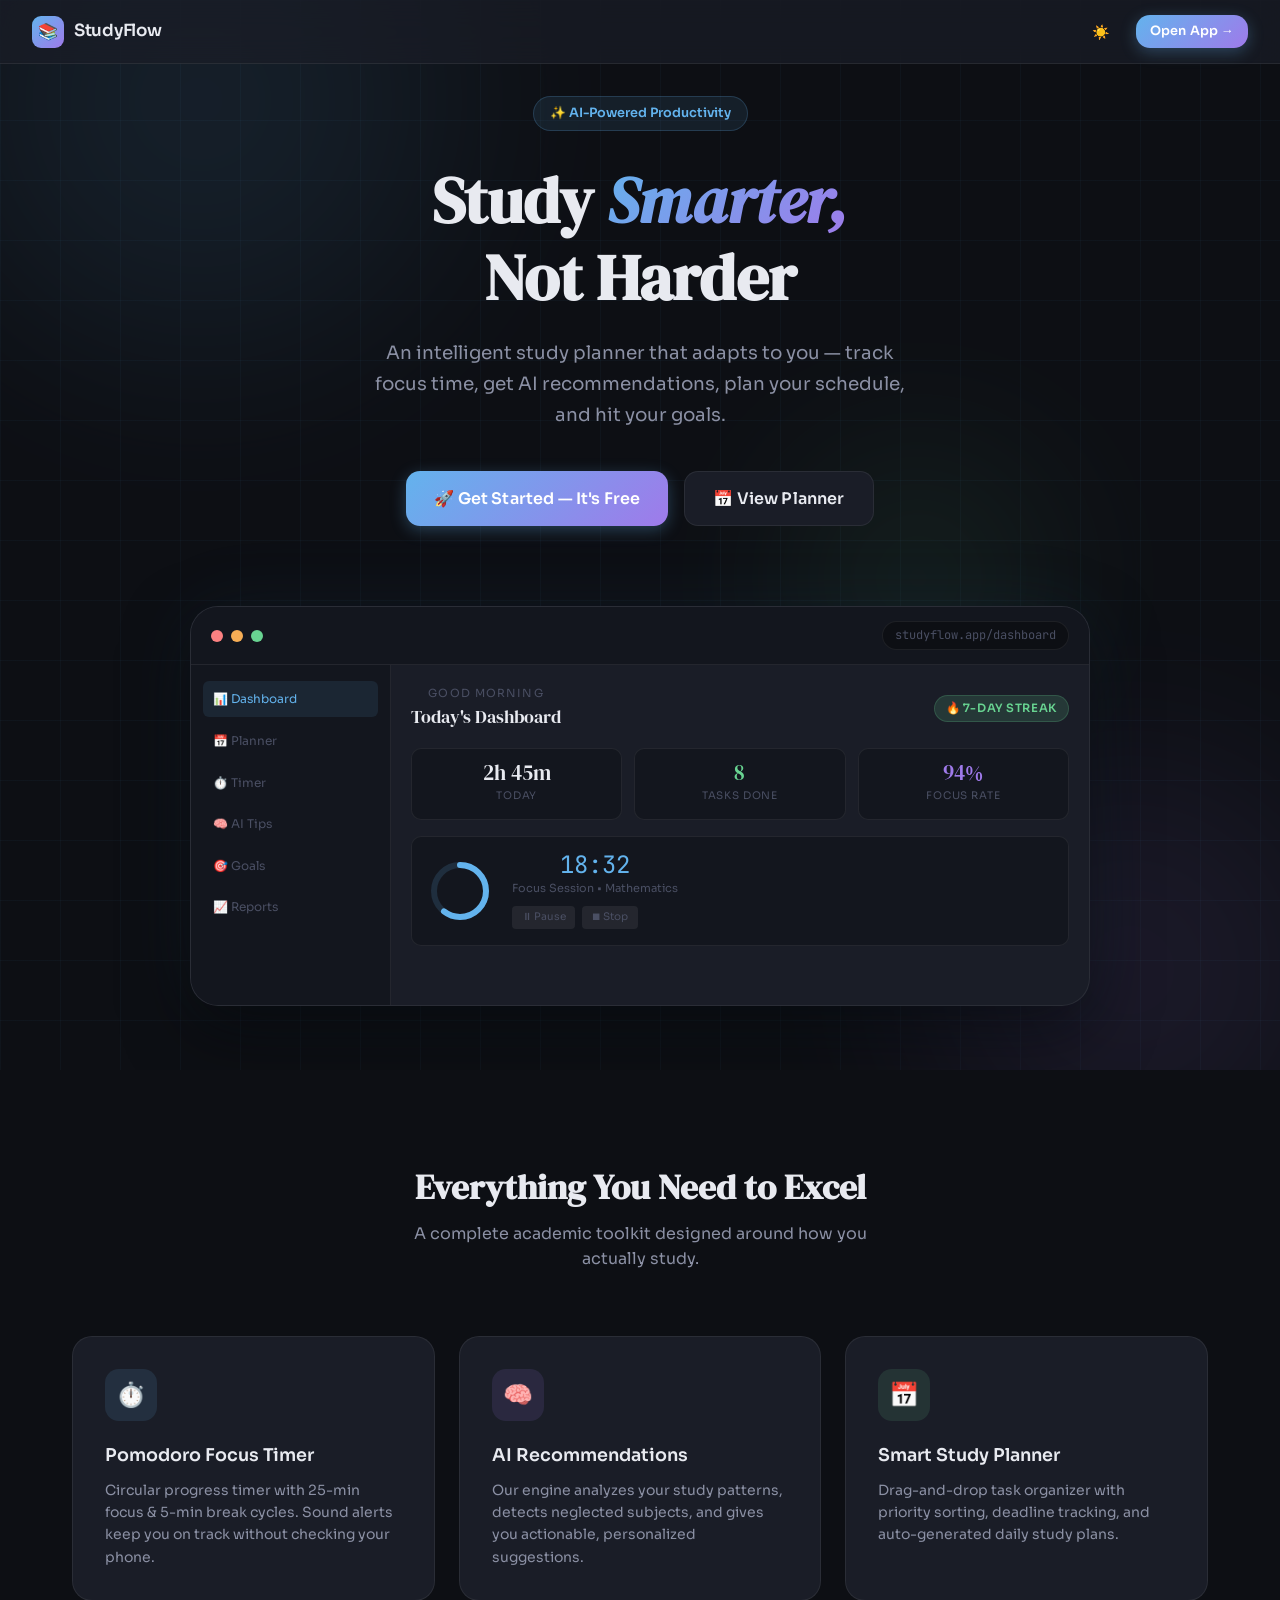
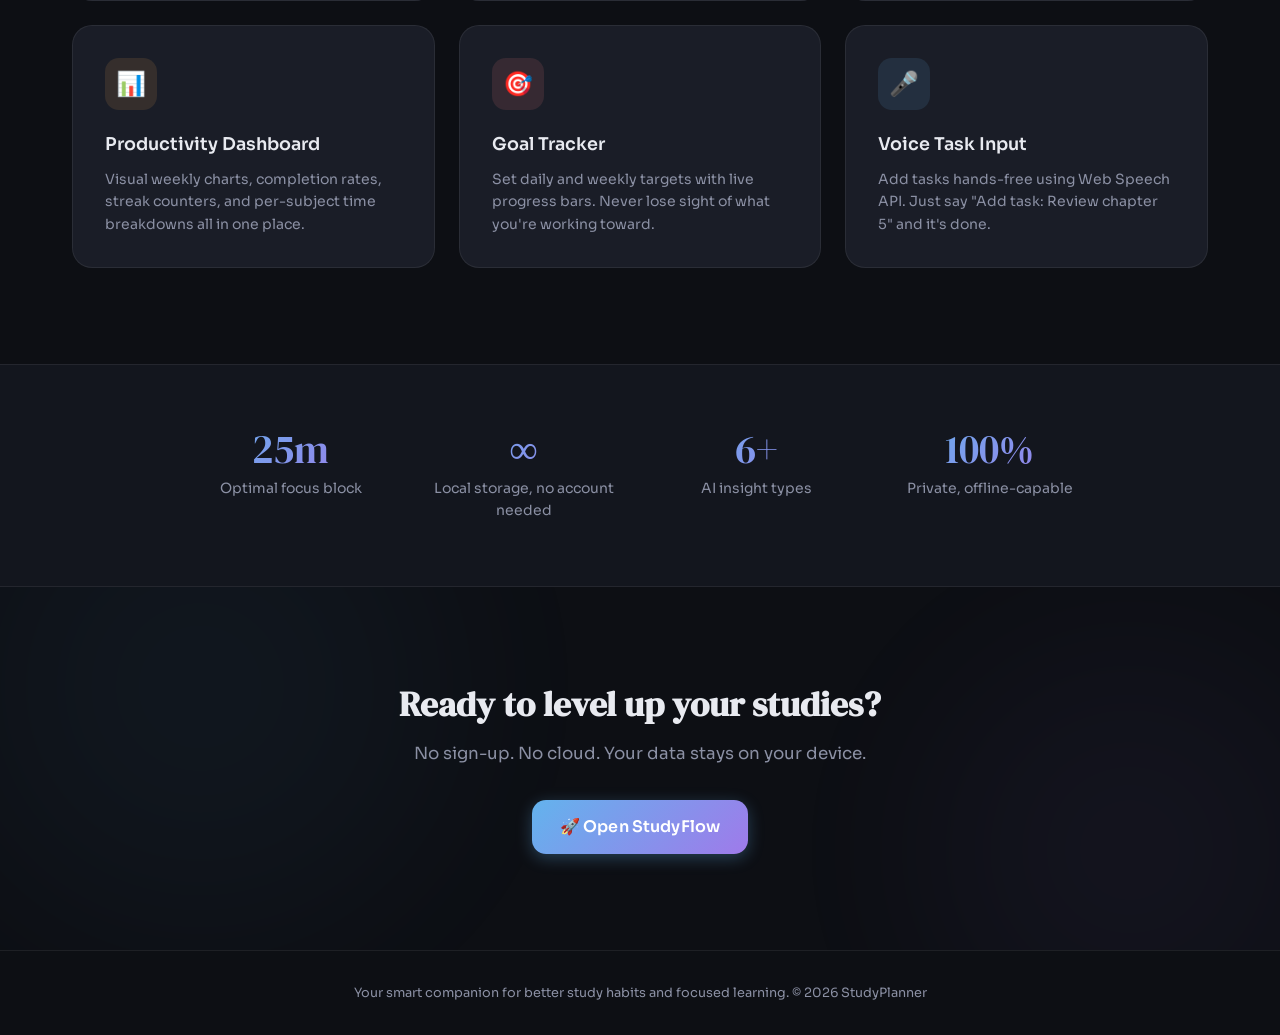
<file: index.html>
<!DOCTYPE html>
<html lang="en">
<head>
  <meta charset="UTF-8">
  <meta name="viewport" content="width=device-width, initial-scale=1.0">
  <title>StudyFlow — AI-Powered Study Planner</title>
  <link rel="stylesheet" href="style.css">
  <style>
    /* ─── Landing Page Styles ─── */
    body { overflow-x: hidden; }

    /* Hero */
    .hero {
      min-height: 100vh;
      display: flex;
      flex-direction: column;
      align-items: center;
      justify-content: center;
      text-align: center;
      padding: 6rem 2rem 4rem;
      position: relative;
      overflow: hidden;
    }

    .hero-bg {
      position: absolute;
      inset: 0;
      pointer-events: none;
      overflow: hidden;
    }

    .hero-orb {
      position: absolute;
      border-radius: 50%;
      filter: blur(80px);
      opacity: 0.12;
    }

    .orb-1 {
      width: 600px; height: 600px;
      background: radial-gradient(circle, #63b3ed, transparent);
      top: -200px; left: -100px;
      animation: float 8s ease-in-out infinite;
    }

    .orb-2 {
      width: 500px; height: 500px;
      background: radial-gradient(circle, #9f7aea, transparent);
      bottom: -150px; right: -100px;
      animation: float 10s ease-in-out infinite reverse;
    }

    .orb-3 {
      width: 300px; height: 300px;
      background: radial-gradient(circle, #68d391, transparent);
      top: 40%; left: 60%;
      animation: float 12s ease-in-out infinite;
    }

    /* Floating grid overlay */
    .hero-grid {
      position: absolute;
      inset: 0;
      background-image:
        linear-gradient(rgba(99,179,237,0.04) 1px, transparent 1px),
        linear-gradient(90deg, rgba(99,179,237,0.04) 1px, transparent 1px);
      background-size: 60px 60px;
    }

    .hero-content {
      position: relative;
      z-index: 1;
      max-width: 800px;
    }

    .hero-badge {
      display: inline-flex;
      align-items: center;
      gap: 0.5rem;
      padding: 0.4rem 1rem;
      background: rgba(99,179,237,0.1);
      border: 1px solid rgba(99,179,237,0.2);
      border-radius: 99px;
      font-size: 0.8rem;
      font-weight: 600;
      color: var(--accent);
      margin-bottom: 2rem;
      animation: fadeInUp 0.6s ease forwards;
    }

    .hero h1 {
      margin-bottom: 1.25rem;
      animation: fadeInUp 0.6s 0.1s ease forwards;
      opacity: 0;
    }

    .hero h1 em {
      font-style: italic;
      background: var(--gradient-accent);
      -webkit-background-clip: text;
      -webkit-text-fill-color: transparent;
      background-clip: text;
    }

    .hero-subtitle {
      font-size: 1.15rem;
      max-width: 560px;
      margin: 0 auto 2.5rem;
      line-height: 1.7;
      animation: fadeInUp 0.6s 0.2s ease forwards;
      opacity: 0;
    }

    .hero-actions {
      display: flex;
      gap: 1rem;
      justify-content: center;
      flex-wrap: wrap;
      animation: fadeInUp 0.6s 0.3s ease forwards;
      opacity: 0;
    }

    /* App preview */
    .hero-preview {
      position: relative;
      margin-top: 5rem;
      width: 100%;
      max-width: 900px;
      animation: fadeInUp 0.8s 0.5s ease forwards;
      opacity: 0;
    }

    .preview-window {
      background: var(--bg-card);
      border: 1px solid var(--border);
      border-radius: var(--radius-xl);
      overflow: hidden;
      box-shadow: var(--shadow-lg), 0 0 80px rgba(99,179,237,0.08);
    }

    .preview-titlebar {
      display: flex;
      align-items: center;
      gap: 0.5rem;
      padding: 0.875rem 1.25rem;
      background: var(--bg-secondary);
      border-bottom: 1px solid var(--border);
    }

    .preview-dot {
      width: 12px; height: 12px;
      border-radius: 50%;
    }

    .preview-dot:nth-child(1) { background: #fc8181; }
    .preview-dot:nth-child(2) { background: #f6ad55; }
    .preview-dot:nth-child(3) { background: #68d391; }

    .preview-url {
      margin-left: auto;
      font-size: 0.75rem;
      font-family: var(--font-mono);
      color: var(--text-muted);
      background: var(--bg-primary);
      padding: 0.25rem 0.75rem;
      border-radius: 99px;
      border: 1px solid var(--border);
    }

    .preview-body {
      display: grid;
      grid-template-columns: 200px 1fr;
      height: 340px;
      overflow: hidden;
    }

    .preview-sidebar {
      background: var(--bg-secondary);
      border-right: 1px solid var(--border);
      padding: 1rem 0.75rem;
      display: flex;
      flex-direction: column;
      gap: 0.4rem;
    }

    .preview-nav-item {
      display: flex;
      align-items: center;
      gap: 0.5rem;
      padding: 0.5rem 0.6rem;
      border-radius: 6px;
      font-size: 0.75rem;
      color: var(--text-muted);
    }

    .preview-nav-item.active {
      background: rgba(99,179,237,0.1);
      color: var(--accent);
    }

    .preview-main {
      padding: 1.25rem;
      overflow: hidden;
    }

    .preview-stats {
      display: grid;
      grid-template-columns: repeat(3, 1fr);
      gap: 0.75rem;
      margin-bottom: 1rem;
    }

    .preview-stat {
      background: var(--bg-secondary);
      border: 1px solid var(--border);
      border-radius: 10px;
      padding: 0.875rem;
    }

    .preview-stat-val {
      font-size: 1.3rem;
      font-family: var(--font-display);
      color: var(--text-primary);
      line-height: 1;
    }

    .preview-stat-label {
      font-size: 0.65rem;
      color: var(--text-muted);
      text-transform: uppercase;
      letter-spacing: 0.08em;
      margin-top: 0.3rem;
    }

    .preview-timer-ring {
      display: flex;
      align-items: center;
      gap: 1.25rem;
      background: var(--bg-secondary);
      border: 1px solid var(--border);
      border-radius: 10px;
      padding: 1rem;
    }

    .mini-ring {
      width: 64px;
      height: 64px;
      flex-shrink: 0;
    }

    .preview-timer-info .time {
      font-family: var(--font-mono);
      font-size: 1.5rem;
      color: var(--accent);
      line-height: 1;
    }

    .preview-timer-info .label {
      font-size: 0.7rem;
      color: var(--text-muted);
      margin-top: 0.2rem;
    }

    /* Features section */
    .features {
      padding: 6rem 2rem;
      max-width: 1200px;
      margin: 0 auto;
    }

    .features-header {
      text-align: center;
      margin-bottom: 4rem;
    }

    .features-grid {
      display: grid;
      grid-template-columns: repeat(3, 1fr);
      gap: 1.5rem;
    }

    .feature-card {
      background: var(--bg-card);
      border: 1px solid var(--border);
      border-radius: var(--radius-lg);
      padding: 2rem;
      transition: var(--transition);
      position: relative;
      overflow: hidden;
    }

    .feature-card::before {
      content: '';
      position: absolute;
      inset: 0;
      background: radial-gradient(circle at 0% 0%, rgba(99,179,237,0.05), transparent 60%);
      opacity: 0;
      transition: opacity 0.3s;
    }

    .feature-card:hover {
      border-color: var(--border-accent);
      transform: translateY(-6px);
      box-shadow: var(--shadow-md);
    }

    .feature-card:hover::before { opacity: 1; }

    .feature-icon {
      width: 52px;
      height: 52px;
      border-radius: var(--radius-md);
      display: grid;
      place-items: center;
      font-size: 1.5rem;
      margin-bottom: 1.25rem;
    }

    .feature-title {
      font-size: 1.1rem;
      font-weight: 600;
      margin-bottom: 0.6rem;
      color: var(--text-primary);
    }

    .feature-desc {
      font-size: 0.875rem;
      line-height: 1.6;
    }

    /* Stats section */
    .stats-section {
      padding: 4rem 2rem;
      background: var(--bg-secondary);
      border-top: 1px solid var(--border);
      border-bottom: 1px solid var(--border);
    }

    .stats-inner {
      max-width: 900px;
      margin: 0 auto;
      display: grid;
      grid-template-columns: repeat(4, 1fr);
      gap: 2rem;
      text-align: center;
    }

    .stats-num {
      font-family: var(--font-display);
      font-size: 2.5rem;
      background: var(--gradient-accent);
      -webkit-background-clip: text;
      -webkit-text-fill-color: transparent;
      background-clip: text;
      line-height: 1;
      margin-bottom: 0.5rem;
    }

    .stats-label { font-size: 0.875rem; color: var(--text-secondary); }

    /* CTA */
    .cta-section {
      padding: 6rem 2rem;
      text-align: center;
      position: relative;
      overflow: hidden;
    }

    .cta-section h2 { margin-bottom: 1rem; }
    .cta-section p { margin-bottom: 2rem; font-size: 1.05rem; }

    /* Nav */
    .land-nav {
      position: fixed;
      top: 0; left: 0; right: 0;
      z-index: 100;
      display: flex;
      align-items: center;
      justify-content: space-between;
      padding: 0 2rem;
      height: 64px;
      background: var(--bg-glass);
      backdrop-filter: blur(20px);
      border-bottom: 1px solid var(--border);
    }

    footer {
      border-top: 1px solid var(--border);
      padding: 2rem;
      text-align: center;
      color: var(--text-muted);
      font-size: 0.8rem;
    }

    @media (max-width: 768px) {
      .features-grid { grid-template-columns: 1fr; }
      .stats-inner { grid-template-columns: repeat(2, 1fr); }
      .preview-body { grid-template-columns: 1fr; }
      .preview-sidebar { display: none; }
      .preview-stats { grid-template-columns: repeat(3, 1fr); }
    }
    @media (max-width: 480px) {
      .stats-inner { grid-template-columns: 1fr; }
      .preview-stats { grid-template-columns: 1fr; }
    }
  </style>
</head>
<body>
  <!-- Nav -->
  <nav class="land-nav">
    <div class="nav-logo">
      <div class="logo-icon">📚</div>
      <span>StudyFlow</span>
    </div>
    <div style="display:flex;align-items:center;gap:0.75rem">
      <button class="theme-toggle btn btn-ghost">🌙</button>
      <a href="dashboard.html" class="btn btn-primary btn-sm">Open App →</a>
    </div>
  </nav>

  <!-- Toast container -->
  <div id="toast-container"></div>

  <!-- Hero -->
  <section class="hero">
    <div class="hero-bg">
      <div class="hero-grid"></div>
      <div class="hero-orb orb-1"></div>
      <div class="hero-orb orb-2"></div>
      <div class="hero-orb orb-3"></div>
    </div>

    <div class="hero-content">
      <div class="hero-badge">✨ AI-Powered Productivity</div>
      <h1>Study <em>Smarter,</em><br>Not Harder</h1>
      <p class="hero-subtitle">
        An intelligent study planner that adapts to you — track focus time, get AI recommendations, plan your schedule, and hit your goals.
      </p>
      <div class="hero-actions">
        <a href="dashboard.html" class="btn btn-primary btn-lg">
          🚀 Get Started — It's Free
        </a>
        <a href="planner.html" class="btn btn-secondary btn-lg">
          📅 View Planner
        </a>
      </div>
    </div>

    <!-- App Preview Mockup -->
    <div class="hero-preview">
      <div class="preview-window">
        <div class="preview-titlebar">
          <div class="preview-dot"></div>
          <div class="preview-dot"></div>
          <div class="preview-dot"></div>
          <div class="preview-url">studyflow.app/dashboard</div>
        </div>
        <div class="preview-body">
          <div class="preview-sidebar">
            <div class="preview-nav-item active">📊 Dashboard</div>
            <div class="preview-nav-item">📅 Planner</div>
            <div class="preview-nav-item">⏱️ Timer</div>
            <div class="preview-nav-item">🧠 AI Tips</div>
            <div class="preview-nav-item">🎯 Goals</div>
            <div class="preview-nav-item">📈 Reports</div>
          </div>
          <div class="preview-main">
            <div style="display:flex;align-items:center;justify-content:space-between;margin-bottom:1rem">
              <div>
                <div style="font-size:0.7rem;color:var(--text-muted);text-transform:uppercase;letter-spacing:0.1em">Good morning</div>
                <div style="font-family:var(--font-display);font-size:1.1rem;color:var(--text-primary)">Today's Dashboard</div>
              </div>
              <div class="badge badge-green">🔥 7-day streak</div>
            </div>
            <div class="preview-stats">
              <div class="preview-stat">
                <div class="preview-stat-val">2h 45m</div>
                <div class="preview-stat-label">Today</div>
              </div>
              <div class="preview-stat">
                <div class="preview-stat-val" style="color:var(--accent-3)">8</div>
                <div class="preview-stat-label">Tasks Done</div>
              </div>
              <div class="preview-stat">
                <div class="preview-stat-val" style="color:var(--accent-2)">94%</div>
                <div class="preview-stat-label">Focus Rate</div>
              </div>
            </div>
            <div class="preview-timer-ring">
              <svg class="mini-ring" viewBox="0 0 64 64">
                <circle cx="32" cy="32" r="26" fill="none" stroke="rgba(99,179,237,0.15)" stroke-width="6"/>
                <circle cx="32" cy="32" r="26" fill="none" stroke="#63b3ed" stroke-width="6"
                  stroke-linecap="round" stroke-dasharray="163.36" stroke-dashoffset="65"
                  transform="rotate(-90 32 32)"/>
              </svg>
              <div class="preview-timer-info">
                <div class="time">18:32</div>
                <div class="label">Focus Session • Mathematics</div>
                <div style="margin-top:0.5rem;display:flex;gap:0.4rem">
                  <div style="padding:0.2rem 0.6rem;background:var(--border);border-radius:4px;font-size:0.65rem;color:var(--text-muted)">⏸ Pause</div>
                  <div style="padding:0.2rem 0.6rem;background:var(--border);border-radius:4px;font-size:0.65rem;color:var(--text-muted)">⏹ Stop</div>
                </div>
              </div>
            </div>
          </div>
        </div>
      </div>
    </div>
  </section>

  <!-- Features -->
  <section class="features">
    <div class="features-header">
      <h2>Everything You Need to Excel</h2>
      <p style="margin-top:0.75rem;max-width:500px;margin-left:auto;margin-right:auto">
        A complete academic toolkit designed around how you actually study.
      </p>
    </div>
    <div class="features-grid stagger">
      <div class="feature-card">
        <div class="feature-icon" style="background:rgba(99,179,237,0.12)">⏱️</div>
        <div class="feature-title">Pomodoro Focus Timer</div>
        <p class="feature-desc">Circular progress timer with 25-min focus & 5-min break cycles. Sound alerts keep you on track without checking your phone.</p>
      </div>
      <div class="feature-card">
        <div class="feature-icon" style="background:rgba(159,122,234,0.12)">🧠</div>
        <div class="feature-title">AI Recommendations</div>
        <p class="feature-desc">Our engine analyzes your study patterns, detects neglected subjects, and gives you actionable, personalized suggestions.</p>
      </div>
      <div class="feature-card">
        <div class="feature-icon" style="background:rgba(104,211,145,0.12)">📅</div>
        <div class="feature-title">Smart Study Planner</div>
        <p class="feature-desc">Drag-and-drop task organizer with priority sorting, deadline tracking, and auto-generated daily study plans.</p>
      </div>
      <div class="feature-card">
        <div class="feature-icon" style="background:rgba(246,173,85,0.12)">📊</div>
        <div class="feature-title">Productivity Dashboard</div>
        <p class="feature-desc">Visual weekly charts, completion rates, streak counters, and per-subject time breakdowns all in one place.</p>
      </div>
      <div class="feature-card">
        <div class="feature-icon" style="background:rgba(252,129,129,0.12)">🎯</div>
        <div class="feature-title">Goal Tracker</div>
        <p class="feature-desc">Set daily and weekly targets with live progress bars. Never lose sight of what you're working toward.</p>
      </div>
      <div class="feature-card">
        <div class="feature-icon" style="background:rgba(99,179,237,0.12)">🎤</div>
        <div class="feature-title">Voice Task Input</div>
        <p class="feature-desc">Add tasks hands-free using Web Speech API. Just say "Add task: Review chapter 5" and it's done.</p>
      </div>
    </div>
  </section>

  <!-- Stats banner -->
  <section class="stats-section">
    <div class="stats-inner">
      <div>
        <div class="stats-num">25m</div>
        <div class="stats-label">Optimal focus block</div>
      </div>
      <div>
        <div class="stats-num">∞</div>
        <div class="stats-label">Local storage, no account needed</div>
      </div>
      <div>
        <div class="stats-num">6+</div>
        <div class="stats-label">AI insight types</div>
      </div>
      <div>
        <div class="stats-num">100%</div>
        <div class="stats-label">Private, offline-capable</div>
      </div>
    </div>
  </section>

  <!-- CTA -->
  <section class="cta-section">
    <div class="hero-bg">
      <div class="hero-orb orb-1" style="opacity:0.06"></div>
      <div class="hero-orb orb-2" style="opacity:0.06"></div>
    </div>
    <div style="position:relative;z-index:1">
      <h2>Ready to level up your studies?</h2>
      <p>No sign-up. No cloud. Your data stays on your device.</p>
      <a href="dashboard.html" class="btn btn-primary btn-lg">
        🚀 Open StudyFlow
      </a>
    </div>
  </section>

  <footer>
    <p>Your smart companion for better study habits and focused learning. © 2026 StudyPlanner</p>
  </footer>

  <script src="script.js"></script>
</body>
</html>
</file>
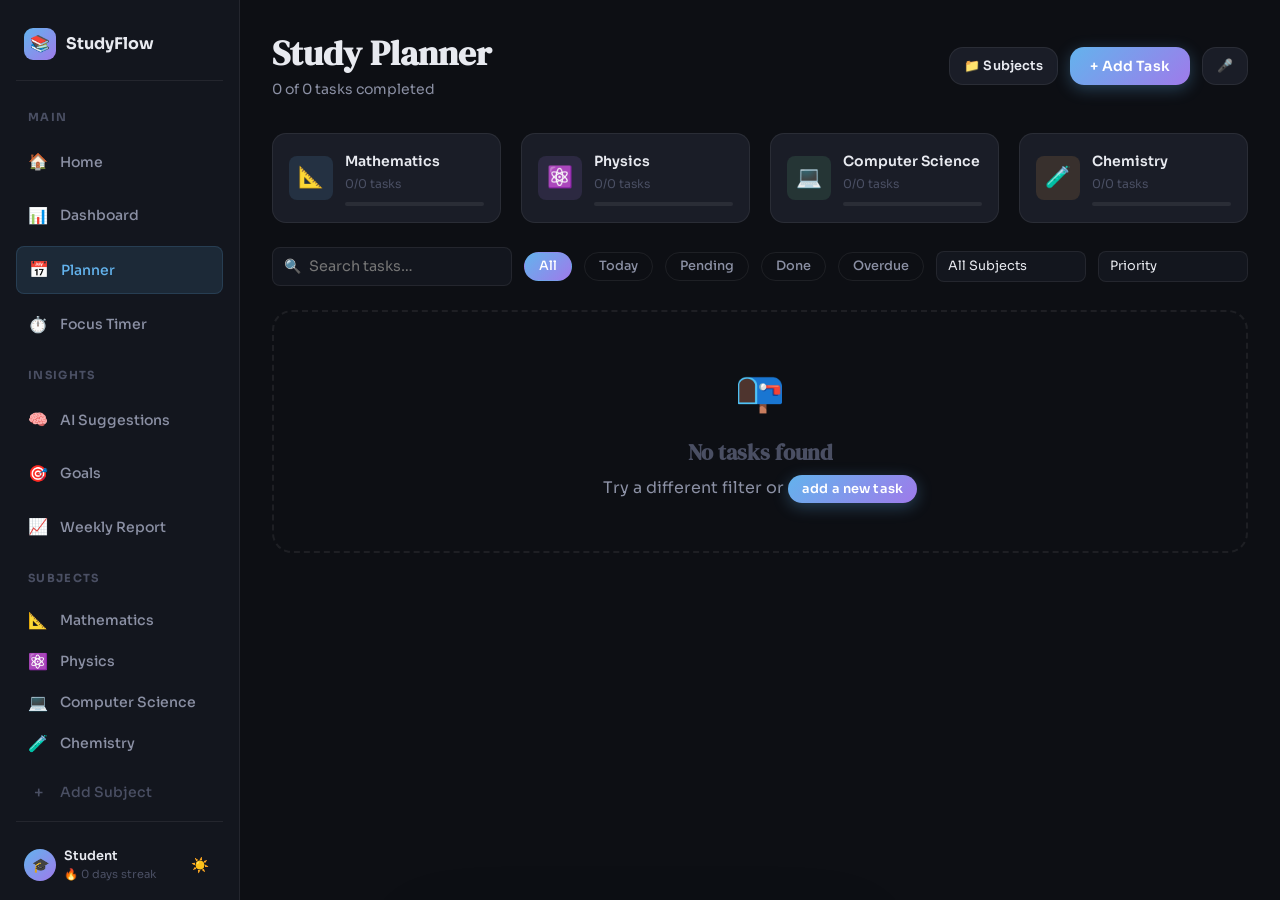
<file: planner.html>
<!DOCTYPE html>
<html lang="en">
<head>
  <meta charset="UTF-8">
  <meta name="viewport" content="width=device-width, initial-scale=1.0">
  <title>Planner — StudyFlow</title>
  <link rel="stylesheet" href="style.css">
  <style>
    /* ─── Planner Specific Styles ─── */
    .app-layout { display: grid; grid-template-columns: 240px 1fr; min-height: 100vh; }
    .main-content { padding: 2rem; overflow-y: auto; max-height: 100vh; }

    /* Task Item */
    .task-item {
      display: flex;
      align-items: flex-start;
      gap: 0.875rem;
      padding: 1rem;
      background: var(--bg-card);
      border: 1px solid var(--border);
      border-radius: var(--radius-md);
      transition: var(--transition);
      position: relative;
    }

    .task-item:hover {
      border-color: var(--border-accent);
      box-shadow: var(--shadow-sm);
    }

    .task-item.completed {
      opacity: 0.55;
    }

    .task-item.completed .task-title {
      text-decoration: line-through;
      color: var(--text-muted);
    }

    .task-item.priority-high { border-left: 3px solid var(--accent-5); }
    .task-item.priority-medium { border-left: 3px solid var(--accent-4); }
    .task-item.priority-low { border-left: 3px solid var(--accent-3); }

    .task-check {
      width: 20px;
      height: 20px;
      border-radius: 50%;
      border: 2px solid var(--border);
      flex-shrink: 0;
      cursor: pointer;
      display: grid;
      place-items: center;
      font-size: 0.65rem;
      transition: var(--transition);
      margin-top: 2px;
    }

    .task-check:hover { border-color: var(--accent-3); }

    .task-item.completed .task-check {
      background: var(--gradient-success);
      border-color: transparent;
      color: white;
    }

    .task-drag-handle {
      display: flex;
      align-items: center;
      color: var(--text-muted);
      cursor: grab;
      font-size: 0.9rem;
      padding-top: 2px;
      opacity: 0;
      transition: opacity 0.2s;
    }

    .task-item:hover .task-drag-handle { opacity: 1; }

    .task-content { flex: 1; min-width: 0; }
    .task-title { font-size: 0.9rem; font-weight: 500; margin-bottom: 0.35rem; }
    .task-notes { font-size: 0.8rem; color: var(--text-muted); margin-bottom: 0.5rem; line-height: 1.4; }

    .task-meta {
      display: flex;
      align-items: center;
      flex-wrap: wrap;
      gap: 0.5rem;
    }

    .task-actions {
      display: flex;
      gap: 0.25rem;
      opacity: 0;
      transition: opacity 0.2s;
    }

    .task-item:hover .task-actions { opacity: 1; }

    /* Filter Bar */
    .filter-bar {
      display: flex;
      align-items: center;
      gap: 0.75rem;
      flex-wrap: wrap;
      margin-bottom: 1.5rem;
    }

    .filter-chip {
      padding: 0.35rem 0.875rem;
      border-radius: 99px;
      font-size: 0.8rem;
      font-weight: 500;
      border: 1px solid var(--border);
      background: transparent;
      color: var(--text-secondary);
      cursor: pointer;
      transition: var(--transition);
    }

    .filter-chip.active {
      background: var(--gradient-accent);
      border-color: transparent;
      color: white;
    }

    .filter-chip:hover:not(.active) {
      border-color: var(--border-accent);
      color: var(--text-primary);
    }

    /* Search */
    .search-wrapper {
      position: relative;
      flex: 1;
      max-width: 300px;
    }

    .search-icon {
      position: absolute;
      left: 0.75rem;
      top: 50%;
      transform: translateY(-50%);
      color: var(--text-muted);
      font-size: 0.875rem;
      pointer-events: none;
    }

    .search-input {
      padding-left: 2.25rem !important;
    }

    /* Subject Cards */
    .subject-card {
      background: var(--bg-card);
      border: 1px solid var(--border);
      border-radius: var(--radius-md);
      padding: 1rem;
      display: flex;
      align-items: center;
      gap: 0.75rem;
      transition: var(--transition);
      cursor: pointer;
    }

    .subject-card:hover {
      border-color: var(--border-accent);
      transform: translateY(-2px);
    }

    .subject-icon-lg {
      width: 44px;
      height: 44px;
      border-radius: var(--radius-sm);
      display: grid;
      place-items: center;
      font-size: 1.3rem;
      flex-shrink: 0;
    }

    .subject-task-count {
      font-size: 0.75rem;
      color: var(--text-muted);
      margin-top: 0.15rem;
    }

    /* Sections */
    .task-section { margin-bottom: 2rem; }
    .task-section-header {
      display: flex;
      align-items: center;
      gap: 0.75rem;
      margin-bottom: 0.875rem;
    }
    .task-section-title { font-size: 0.9rem; font-weight: 600; }

    /* Collapse */
    .section-toggle { cursor: pointer; user-select: none; }
    .section-toggle::after { content: ' ▾'; font-size: 0.7rem; color: var(--text-muted); }
    .section-toggle.collapsed::after { content: ' ▸'; }

    /* Empty */
    .tasks-empty {
      text-align: center;
      padding: 3rem 1rem;
      border: 2px dashed var(--border);
      border-radius: var(--radius-lg);
      color: var(--text-muted);
    }

    /* Bulk actions */
    .bulk-bar {
      position: fixed;
      bottom: 1.5rem;
      left: 50%;
      transform: translateX(-50%) translateY(100px);
      background: var(--bg-card);
      border: 1px solid var(--border-accent);
      border-radius: 99px;
      padding: 0.75rem 1.25rem;
      display: flex;
      align-items: center;
      gap: 1rem;
      box-shadow: var(--shadow-lg);
      transition: transform 0.3s cubic-bezier(0.175,0.885,0.32,1.275);
      z-index: 100;
      backdrop-filter: blur(20px);
    }
    .bulk-bar.visible { transform: translateX(-50%) translateY(0); }
    .bulk-count { font-size: 0.875rem; font-weight: 600; }

    /* Mobile */
    .mobile-bar {
      display: none;
      position: fixed;
      bottom: 0; left: 0; right: 0;
      background: var(--bg-card);
      border-top: 1px solid var(--border);
      padding: 0.75rem;
      justify-content: space-around;
      z-index: 200;
    }
    .mobile-bar-item {
      display: flex;
      flex-direction: column;
      align-items: center;
      gap: 0.2rem;
      font-size: 0.65rem;
      color: var(--text-muted);
      cursor: pointer;
    }
    .mobile-bar-item.active { color: var(--accent); }
    .mobile-bar-item .bar-icon { font-size: 1.2rem; }

    @media (max-width: 768px) {
      .app-layout { grid-template-columns: 1fr; }
      .sidebar { display: none; }
      .mobile-bar { display: flex !important; }
      .main-content { padding: 1rem; padding-bottom: 80px; max-height: none; }
      .task-actions { opacity: 1; }
      .task-drag-handle { opacity: 0.4; }
    }
  </style>
</head>
<body>
  <div id="toast-container"></div>

  <div class="app-layout">
    <!-- Sidebar -->
    <aside class="sidebar">
      <div class="sidebar-logo">
        <div class="logo-icon" style="width:32px;height:32px;background:var(--gradient-accent);border-radius:9px;display:grid;place-items:center;font-size:16px;">📚</div>
        <span style="font-weight:700">StudyFlow</span>
      </div>

      <div class="sidebar-section-label">Main</div>
      <a href="index.html" class="sidebar-link">
        <span class="link-icon">🏠</span> Home
      </a>
      <a href="dashboard.html" class="sidebar-link">
        <span class="link-icon">📊</span> Dashboard
      </a>
      <a href="planner.html" class="sidebar-link active">
        <span class="link-icon">📅</span> Planner
      </a>
      <a href="dashboard.html#timer" class="sidebar-link">
        <span class="link-icon">⏱️</span> Focus Timer
      </a>

      <div class="sidebar-section-label">Insights</div>
      <a href="dashboard.html#suggestions" class="sidebar-link">
        <span class="link-icon">🧠</span> AI Suggestions
      </a>
      <a href="dashboard.html#goals" class="sidebar-link">
        <span class="link-icon">🎯</span> Goals
      </a>
      <a href="dashboard.html" class="sidebar-link" onclick="event.preventDefault();history.back()">
        <span class="link-icon">📈</span> Weekly Report
      </a>

      <div class="sidebar-section-label">Subjects</div>
      <div id="sidebar-subjects"></div>
      <button class="sidebar-link" style="width:100%;text-align:left;background:none;border:none;color:var(--text-muted);cursor:pointer" onclick="openSubjectModal()">
        <span class="link-icon">+</span> Add Subject
      </button>

      <div class="sidebar-bottom">
        <div style="display:flex;align-items:center;justify-content:space-between;padding:0.5rem">
          <div style="display:flex;align-items:center;gap:0.5rem">
            <div style="width:32px;height:32px;border-radius:50%;background:var(--gradient-accent);display:grid;place-items:center;font-size:14px;flex-shrink:0;">🎓</div>
            <div>
              <div style="font-size:0.8rem;font-weight:600">Student</div>
              <div id="sidebar-streak" style="font-size:0.7rem;color:var(--text-muted)">🔥 0 day streak</div>
            </div>
          </div>
          <button class="theme-toggle btn btn-ghost" style="width:32px;height:32px;font-size:0.9rem;">🌙</button>
        </div>
      </div>
    </aside>

    <!-- Main Content -->
    <main class="main-content">
      <!-- Header -->
      <div class="section-header" style="margin-bottom:2rem">
        <div>
          <h2 style="margin:0">Study Planner</h2>
          <p style="margin-top:0.25rem;font-size:0.875rem" id="tasks-summary">Loading…</p>
        </div>
        <div style="display:flex;gap:0.75rem">
          <button class="btn btn-secondary btn-sm" onclick="openSubjectModal()">📁 Subjects</button>
          <button class="btn btn-primary" onclick="openTaskModal()">
            + Add Task
          </button>
          <button class="btn btn-secondary btn-sm voice-btn" id="voice-add-btn" onclick="startVoiceAdd()">🎤</button>
        </div>
      </div>

      <!-- Subjects Row -->
      <div id="subjects-row" class="grid-4 stagger" style="margin-bottom:1.5rem"></div>

      <!-- Filter Bar -->
      <div class="filter-bar">
        <div class="search-wrapper">
          <span class="search-icon">🔍</span>
          <input type="text" class="search-input" placeholder="Search tasks…" id="search-input" oninput="filterTasks()">
        </div>

        <button class="filter-chip active" onclick="setFilter('all', this)">All</button>
        <button class="filter-chip" onclick="setFilter('today', this)">Today</button>
        <button class="filter-chip" onclick="setFilter('pending', this)">Pending</button>
        <button class="filter-chip" onclick="setFilter('completed', this)">Done</button>
        <button class="filter-chip" onclick="setFilter('overdue', this)">Overdue</button>

        <select id="subject-filter" onchange="filterTasks()" style="max-width:150px;background:var(--bg-secondary);border:1px solid var(--border);border-radius:var(--radius-sm);padding:0.4rem 0.7rem;font-family:var(--font-body);font-size:0.8rem;color:var(--text-primary)">
          <option value="all">All Subjects</option>
        </select>

        <select id="sort-select" onchange="filterTasks()" style="max-width:150px;background:var(--bg-secondary);border:1px solid var(--border);border-radius:var(--radius-sm);padding:0.4rem 0.7rem;font-family:var(--font-body);font-size:0.8rem;color:var(--text-primary)">
          <option value="priority">Priority</option>
          <option value="deadline">Deadline</option>
          <option value="created">Newest</option>
          <option value="name">Name A-Z</option>
        </select>
      </div>

      <!-- Task List -->
      <div id="task-sections"></div>

      <div style="height:80px"></div>
    </main>
  </div>

  <!-- Bulk Action Bar -->
  <div class="bulk-bar" id="bulk-bar">
    <span class="bulk-count" id="bulk-count">0 selected</span>
    <button class="btn btn-secondary btn-sm" onclick="bulkComplete()">✓ Complete</button>
    <button class="btn btn-danger btn-sm" onclick="bulkDelete()">🗑 Delete</button>
    <button class="btn btn-ghost btn-sm" onclick="clearSelection()">✕</button>
  </div>

  <!-- Mobile Bottom Bar -->
  <div class="mobile-bar">
    <a href="index.html" class="mobile-bar-item">
      <span class="bar-icon">🏠</span><span>Home</span>
    </a>
    <a href="dashboard.html" class="mobile-bar-item">
      <span class="bar-icon">📊</span><span>Dashboard</span>
    </a>
    <a href="planner.html" class="mobile-bar-item active">
      <span class="bar-icon">📅</span><span>Planner</span>
    </a>
    <div class="mobile-bar-item" onclick="openTaskModal()">
      <span class="bar-icon">➕</span><span>Add Task</span>
    </div>
    <div class="mobile-bar-item" onclick="startVoiceAdd()">
      <span class="bar-icon">🎤</span><span>Voice</span>
    </div>
  </div>

  <!-- Add/Edit Task Modal -->
  <div class="modal-overlay" id="task-modal">
    <div class="modal" style="max-width:520px">
      <div class="modal-header">
        <h3 class="modal-title" id="task-modal-title">New Task</h3>
        <button class="btn btn-ghost btn-icon" onclick="closeModal('task-modal')">✕</button>
      </div>
      <div class="modal-body">
        <input type="hidden" id="task-id">

        <div class="form-group">
          <label>Task Title *</label>
          <input type="text" id="task-title" placeholder="e.g., Review Chapter 5 — Thermodynamics" maxlength="100">
        </div>

        <div class="grid-2" style="gap:0.875rem">
          <div class="form-group">
            <label>Subject</label>
            <select id="task-subject"></select>
          </div>
          <div class="form-group">
            <label>Priority</label>
            <select id="task-priority">
              <option value="high">🔴 High</option>
              <option value="medium" selected>🟡 Medium</option>
              <option value="low">🟢 Low</option>
            </select>
          </div>
        </div>

        <div class="grid-2" style="gap:0.875rem">
          <div class="form-group">
            <label>Deadline</label>
            <input type="date" id="task-deadline">
          </div>
          <div class="form-group">
            <label>Est. Time (minutes)</label>
            <input type="number" id="task-time" min="5" max="480" step="5" value="25" placeholder="25">
          </div>
        </div>

        <div class="form-group">
          <label>Notes (optional)</label>
          <textarea id="task-notes" placeholder="Additional details, references, etc." rows="2"></textarea>
        </div>

        <div class="form-group">
          <label>Tags</label>
          <div style="display:flex;gap:0.5rem">
            <input type="text" id="tag-input" placeholder="Type a tag and press Enter" style="flex:1">
            <button class="btn btn-secondary btn-sm" onclick="addTag()">Add</button>
          </div>
          <div class="tags" id="tags-container"></div>
        </div>
      </div>
      <div class="modal-footer">
        <button class="btn btn-secondary" onclick="closeModal('task-modal')">Cancel</button>
        <button class="btn btn-primary" onclick="saveTask()">Save Task</button>
      </div>
    </div>
  </div>

  <!-- Subject Modal -->
  <div class="modal-overlay" id="subject-modal">
    <div class="modal">
      <div class="modal-header">
        <h3 class="modal-title">📁 Manage Subjects</h3>
        <button class="btn btn-ghost btn-icon" onclick="closeModal('subject-modal')">✕</button>
      </div>
      <div class="modal-body">
        <div id="subjects-list" class="flex-col gap-1" style="margin-bottom:1rem;max-height:300px;overflow-y:auto"></div>
        <div class="divider"></div>
        <div style="font-size:0.85rem;font-weight:600;margin-bottom:0.75rem">Add New Subject</div>
        <div class="grid-2" style="gap:0.75rem">
          <div class="form-group">
            <label>Name</label>
            <input type="text" id="new-subject-name" placeholder="e.g., Biology">
          </div>
          <div class="form-group">
            <label>Icon (emoji)</label>
            <input type="text" id="new-subject-icon" placeholder="🧬" maxlength="2">
          </div>
        </div>
        <div class="form-group">
          <label>Color</label>
          <div style="display:flex;gap:0.5rem;flex-wrap:wrap;margin-top:0.25rem">
            <div class="color-option" style="background:#63b3ed" onclick="selectColor('#63b3ed', this)"></div>
            <div class="color-option" style="background:#9f7aea" onclick="selectColor('#9f7aea', this)"></div>
            <div class="color-option" style="background:#68d391" onclick="selectColor('#68d391', this)"></div>
            <div class="color-option" style="background:#f6ad55" onclick="selectColor('#f6ad55', this)"></div>
            <div class="color-option" style="background:#fc8181" onclick="selectColor('#fc8181', this)"></div>
            <div class="color-option" style="background:#76e4f7" onclick="selectColor('#76e4f7', this)"></div>
            <div class="color-option" style="background:#fbb6ce" onclick="selectColor('#fbb6ce', this)"></div>
            <div class="color-option" style="background:#faf089" onclick="selectColor('#faf089', this)"></div>
          </div>
        </div>
        <button class="btn btn-primary w-full" onclick="addSubject()" style="margin-top:0.75rem">Add Subject</button>
      </div>
    </div>
  </div>

  <style>
    .color-option {
      width: 28px; height: 28px;
      border-radius: 50%;
      cursor: pointer;
      border: 3px solid transparent;
      transition: var(--transition);
    }
    .color-option.selected { border-color: white; transform: scale(1.15); }
  </style>

  <script src="script.js"></script>
  <script>
    // ─── Planner Logic ──────────────────────────────────────────

    let currentFilter = 'all';
    let selectedTasks = new Set();
    let editingTags = [];
    let selectedColor = '#63b3ed';
    let dragSrcId = null;

    document.addEventListener('DOMContentLoaded', () => {
      renderPage();

      // Tag input on Enter
      document.getElementById('tag-input').addEventListener('keydown', e => {
        if (e.key === 'Enter') { e.preventDefault(); addTag(); }
      });

      // Task title enter to save
      document.getElementById('task-title').addEventListener('keydown', e => {
        if (e.key === 'Enter') saveTask();
      });

      updateSidebarStreak();
    });

    function renderPage() {
      renderSubjectsRow();
      renderSidebarSubjects();
      populateSubjectDropdown();
      filterTasks();
      updateSummary();
    }

    function updateSidebarStreak() {
      const s = DB.getStreak();
      const el = document.getElementById('sidebar-streak');
      if (el) el.textContent = `🔥 ${s.current} day${s.current !== 1 ? 's' : ''} streak`;
    }

    function updateSummary() {
      const tasks = DB.getTasks();
      const done = tasks.filter(t => t.completed).length;
      const el = document.getElementById('tasks-summary');
      if (el) el.textContent = `${done} of ${tasks.length} tasks completed`;
    }

    // ─── Subjects ─────────────────────────────────────────────
    function renderSubjectsRow() {
      const subjects = DB.getSubjects();
      const tasks = DB.getTasks();
      const row = document.getElementById('subjects-row');

      row.innerHTML = subjects.map(s => {
        const total = tasks.filter(t => t.subject === s.name).length;
        const done = tasks.filter(t => t.subject === s.name && t.completed).length;
        return `<div class="subject-card" onclick="filterBySubject('${s.name}')">
          <div class="subject-icon-lg" style="background:${s.color}22">
            ${s.icon || '📖'}
          </div>
          <div style="flex:1;min-width:0">
            <div style="font-size:0.875rem;font-weight:600;truncate">${Utils.escapeHtml(s.name)}</div>
            <div class="subject-task-count">${done}/${total} tasks</div>
            <div class="progress-bar mt-1" style="height:4px">
              <div class="progress-fill" style="width:${total > 0 ? Math.round(done/total*100) : 0}%;background:${s.color}"></div>
            </div>
          </div>
        </div>`;
      }).join('');
    }

    function renderSidebarSubjects() {
      const subjects = DB.getSubjects();
      const el = document.getElementById('sidebar-subjects');
      if (!el) return;
      el.innerHTML = subjects.map(s => `
        <button class="sidebar-link" style="width:100%;text-align:left;background:none;border:none;cursor:pointer" onclick="filterBySubject('${s.name}')">
          <span class="link-icon">${s.icon || '📖'}</span> ${Utils.escapeHtml(s.name)}
        </button>
      `).join('');
    }

    function filterBySubject(name) {
      const sel = document.getElementById('subject-filter');
      sel.value = name;
      setFilter('all', document.querySelector('.filter-chip'));
    }

    function populateSubjectDropdown() {
      const subjects = DB.getSubjects();
      const taskSub = document.getElementById('task-subject');
      const filterSub = document.getElementById('subject-filter');

      taskSub.innerHTML = `<option value="General">📚 General</option>` +
        subjects.map(s => `<option value="${Utils.escapeHtml(s.name)}">${s.icon || '📖'} ${Utils.escapeHtml(s.name)}</option>`).join('');

      filterSub.innerHTML = `<option value="all">All Subjects</option>` +
        subjects.map(s => `<option value="${Utils.escapeHtml(s.name)}">${Utils.escapeHtml(s.name)}</option>`).join('');
    }

    // ─── Filter & Render Tasks ─────────────────────────────────
    function setFilter(filter, btn) {
      currentFilter = filter;
      document.querySelectorAll('.filter-chip').forEach(b => b.classList.remove('active'));
      btn.classList.add('active');
      filterTasks();
    }

    function filterTasks() {
      const q = document.getElementById('search-input').value.toLowerCase();
      const subjectFilter = document.getElementById('subject-filter').value;
      const sort = document.getElementById('sort-select').value;

      let tasks = DB.getTasks();
      const now = new Date();

      // Apply filter
      tasks = tasks.filter(t => {
        if (currentFilter === 'today') {
          const isToday = t.deadline && new Date(t.deadline).toDateString() === now.toDateString();
          return isToday && !t.completed;
        }
        if (currentFilter === 'pending') return !t.completed;
        if (currentFilter === 'completed') return t.completed;
        if (currentFilter === 'overdue') return !t.completed && t.deadline && new Date(t.deadline) < now;
        return true;
      });

      // Subject filter
      if (subjectFilter !== 'all') tasks = tasks.filter(t => t.subject === subjectFilter);

      // Search
      if (q) tasks = tasks.filter(t =>
        t.title.toLowerCase().includes(q) ||
        (t.notes || '').toLowerCase().includes(q) ||
        (t.subject || '').toLowerCase().includes(q)
      );

      // Sort
      const pScore = { high: 3, medium: 2, low: 1 };
      tasks.sort((a, b) => {
        if (sort === 'priority') {
          const pd = (pScore[b.priority] || 1) - (pScore[a.priority] || 1);
          if (pd !== 0) return pd;
          if (a.deadline && b.deadline) return new Date(a.deadline) - new Date(b.deadline);
          if (a.deadline) return -1;
          if (b.deadline) return 1;
          return 0;
        }
        if (sort === 'deadline') {
          if (a.deadline && b.deadline) return new Date(a.deadline) - new Date(b.deadline);
          if (a.deadline) return -1;
          if (b.deadline) return 1;
          return 0;
        }
        if (sort === 'created') return new Date(b.createdAt) - new Date(a.createdAt);
        if (sort === 'name') return a.title.localeCompare(b.title);
        return 0;
      });

      renderTasks(tasks);
    }

    function renderTasks(tasks) {
      const container = document.getElementById('task-sections');

      if (tasks.length === 0) {
        container.innerHTML = `<div class="tasks-empty">
          <div style="font-size:2.5rem;margin-bottom:1rem">📭</div>
          <h3 style="font-family:var(--font-display);margin-bottom:0.5rem">No tasks found</h3>
          <p>Try a different filter or <button class="btn btn-primary btn-sm" style="display:inline-flex" onclick="openTaskModal()">add a new task</button></p>
        </div>`;
        return;
      }

      // Group by status
      const overdue = tasks.filter(t => !t.completed && t.deadline && new Date(t.deadline) < new Date());
      const pending = tasks.filter(t => !t.completed && !(t.deadline && new Date(t.deadline) < new Date()));
      const completed = tasks.filter(t => t.completed);

      let html = '';

      if (overdue.length > 0) {
        html += renderSection('🔴 Overdue', overdue, 'overdue');
      }
      if (pending.length > 0) {
        html += renderSection('📋 Pending', pending, 'pending');
      }
      if (completed.length > 0) {
        html += renderSection('✅ Completed', completed, 'completed', true);
      }

      container.innerHTML = html;
      attachDragListeners();
    }

    function renderSection(title, tasks, id, collapsed = false) {
      return `<div class="task-section">
        <div class="task-section-header">
          <h3 class="task-section-title section-toggle ${collapsed ? 'collapsed' : ''}" onclick="toggleSection('section-${id}', this)">${title}</h3>
          <span class="badge badge-blue">${tasks.length}</span>
        </div>
        <div id="section-${id}" class="flex-col gap-1" style="${collapsed ? 'display:none' : ''}">
          ${tasks.map(t => renderTaskItem(t)).join('')}
        </div>
      </div>`;
    }

    function renderTaskItem(task) {
      const isOverdue = Utils.isOverdue(task.deadline) && !task.completed;
      const priorityBadge = { high: 'red', medium: 'orange', low: 'green' };
      const subjects = DB.getSubjects();
      const subject = subjects.find(s => s.name === task.subject);
      const isSelected = selectedTasks.has(task.id);

      return `<div class="task-item priority-${task.priority} ${task.completed ? 'completed' : ''} draggable ${isSelected ? 'selected-task' : ''}"
          data-id="${task.id}"
          draggable="true"
          ondragstart="onDragStart(event, '${task.id}')"
          ondragover="onDragOver(event)"
          ondrop="onDrop(event, '${task.id}')"
          ondragend="onDragEnd(event)"
          onclick="handleTaskClick(event, '${task.id}')">
        <span class="task-drag-handle">⠿</span>
        <div class="task-check" onclick="toggleTaskCheck(event, '${task.id}')">${task.completed ? '✓' : ''}</div>
        <div class="task-content">
          <div class="task-title">${Utils.escapeHtml(task.title)}</div>
          ${task.notes ? `<div class="task-notes">${Utils.escapeHtml(task.notes.slice(0, 80))}${task.notes.length > 80 ? '…' : ''}</div>` : ''}
          <div class="task-meta">
            ${subject ? `<span class="badge badge-blue" style="background:${subject.color}22;color:${subject.color};border-color:${subject.color}44">${subject.icon || '📖'} ${Utils.escapeHtml(task.subject)}</span>` : `<span class="badge badge-blue">📚 ${Utils.escapeHtml(task.subject || 'General')}</span>`}
            <span class="badge badge-${priorityBadge[task.priority] || 'blue'}">${task.priority}</span>
            ${task.deadline ? `<span class="badge ${isOverdue ? 'badge-red' : 'badge-blue'}">${isOverdue ? '⚠️ ' : '📅 '}${Utils.formatDate(task.deadline)}</span>` : ''}
            ${task.estimatedTime ? `<span class="text-xs text-muted">~${task.estimatedTime}m</span>` : ''}
            ${(task.tags || []).map(tag => `<span class="tag">${Utils.escapeHtml(tag)}</span>`).join('')}
          </div>
        </div>
        <div class="task-actions">
          <button class="btn btn-ghost btn-icon btn-sm" onclick="editTask(event, '${task.id}')" data-tooltip="Edit">✏️</button>
          <button class="btn btn-ghost btn-icon btn-sm" onclick="deleteTask(event, '${task.id}')" data-tooltip="Delete">🗑️</button>
        </div>
      </div>`;
    }

    function toggleSection(id, btn) {
      const section = document.getElementById(id);
      const hidden = section.style.display === 'none';
      section.style.display = hidden ? '' : 'none';
      btn.classList.toggle('collapsed', !hidden);
    }

    // ─── Task CRUD ─────────────────────────────────────────────
    function openTaskModal(taskId = null) {
      editingTags = [];
      document.getElementById('task-id').value = taskId || '';
      document.getElementById('task-title').value = '';
      document.getElementById('task-priority').value = 'medium';
      document.getElementById('task-deadline').value = '';
      document.getElementById('task-time').value = '25';
      document.getElementById('task-notes').value = '';
      document.getElementById('tags-container').innerHTML = '';
      document.getElementById('task-modal-title').textContent = taskId ? 'Edit Task' : 'New Task';

      if (taskId) {
        const task = DB.getTasks().find(t => t.id === taskId);
        if (task) {
          document.getElementById('task-title').value = task.title;
          document.getElementById('task-subject').value = task.subject || 'General';
          document.getElementById('task-priority').value = task.priority;
          document.getElementById('task-deadline').value = task.deadline ? task.deadline.split('T')[0] : '';
          document.getElementById('task-time').value = task.estimatedTime || 25;
          document.getElementById('task-notes').value = task.notes || '';
          editingTags = [...(task.tags || [])];
          renderTags();
        }
      }

      document.getElementById('task-modal').classList.add('open');
      setTimeout(() => document.getElementById('task-title').focus(), 100);
    }

    function saveTask() {
      const title = document.getElementById('task-title').value.trim();
      if (!title) { Toast.error('Please enter a task title'); return; }

      const id = document.getElementById('task-id').value;
      const taskData = {
        title,
        subject: document.getElementById('task-subject').value,
        priority: document.getElementById('task-priority').value,
        deadline: document.getElementById('task-deadline').value || null,
        estimatedTime: parseInt(document.getElementById('task-time').value) || 25,
        notes: document.getElementById('task-notes').value.trim(),
        tags: editingTags
      };

      if (id) {
        DB.updateTask(id, taskData);
        Toast.success('Task updated!');
      } else {
        DB.addTask(taskData);
        Toast.success('Task added!');
      }

      closeModal('task-modal');
      renderPage();
    }

    function editTask(e, id) {
      e.stopPropagation();
      openTaskModal(id);
    }

    function deleteTask(e, id) {
      e.stopPropagation();
      if (!confirm('Delete this task?')) return;
      DB.deleteTask(id);
      renderPage();
      Toast.success('Task deleted');
    }

    function toggleTaskCheck(e, id) {
      e.stopPropagation();
      const task = DB.getTasks().find(t => t.id === id);
      if (!task) return;
      DB.updateTask(id, { completed: !task.completed });
      if (!task.completed) Toast.success(`"${task.title.slice(0, 30)}" completed! 🎉`);
      renderPage();
    }

    function handleTaskClick(e, id) {
      if (e.shiftKey || e.ctrlKey || e.metaKey) {
        e.preventDefault();
        toggleSelection(id);
      }
    }

    // ─── Tags ─────────────────────────────────────────────────
    function addTag() {
      const input = document.getElementById('tag-input');
      const val = input.value.trim().replace(/,/g, '');
      if (!val || editingTags.includes(val)) { input.value = ''; return; }
      editingTags.push(val);
      input.value = '';
      renderTags();
    }

    function removeTag(tag) {
      editingTags = editingTags.filter(t => t !== tag);
      renderTags();
    }

    function renderTags() {
      document.getElementById('tags-container').innerHTML = editingTags.map(tag =>
        `<span class="tag">${Utils.escapeHtml(tag)}<span class="remove-tag" onclick="removeTag('${Utils.escapeHtml(tag)}')">✕</span></span>`
      ).join('');
    }

    // ─── Bulk Selection ───────────────────────────────────────
    function toggleSelection(id) {
      if (selectedTasks.has(id)) {
        selectedTasks.delete(id);
      } else {
        selectedTasks.add(id);
      }
      document.getElementById('bulk-count').textContent = `${selectedTasks.size} selected`;
      document.getElementById('bulk-bar').classList.toggle('visible', selectedTasks.size > 0);
      filterTasks(); // re-render
    }

    function clearSelection() {
      selectedTasks.clear();
      document.getElementById('bulk-bar').classList.remove('visible');
      filterTasks();
    }

    function bulkComplete() {
      selectedTasks.forEach(id => DB.updateTask(id, { completed: true }));
      Toast.success(`${selectedTasks.size} tasks completed!`);
      clearSelection();
    }

    function bulkDelete() {
      if (!confirm(`Delete ${selectedTasks.size} tasks?`)) return;
      selectedTasks.forEach(id => DB.deleteTask(id));
      Toast.success('Tasks deleted');
      clearSelection();
    }

    // ─── Drag & Drop ──────────────────────────────────────────
    function onDragStart(e, id) {
      dragSrcId = id;
      e.dataTransfer.effectAllowed = 'move';
      e.currentTarget.classList.add('dragging');
    }

    function onDragOver(e) {
      e.preventDefault();
      e.dataTransfer.dropEffect = 'move';
      e.currentTarget.classList.add('drag-over');
    }

    function onDrop(e, targetId) {
      e.preventDefault();
      e.currentTarget.classList.remove('drag-over');
      if (dragSrcId === targetId) return;

      const tasks = DB.getTasks();
      const srcIdx = tasks.findIndex(t => t.id === dragSrcId);
      const tgtIdx = tasks.findIndex(t => t.id === targetId);
      if (srcIdx === -1 || tgtIdx === -1) return;

      // Swap
      [tasks[srcIdx], tasks[tgtIdx]] = [tasks[tgtIdx], tasks[srcIdx]];
      DB.saveTasks(tasks);
      filterTasks();
      Toast.info('Task reordered');
    }

    function onDragEnd(e) {
      e.currentTarget.classList.remove('dragging');
      document.querySelectorAll('.drag-over').forEach(el => el.classList.remove('drag-over'));
      dragSrcId = null;
    }

    function attachDragListeners() {
      // Already via inline handlers above
    }

    // ─── Voice Add ────────────────────────────────────────────
    function startVoiceAdd() {
      const btn = document.getElementById('voice-add-btn');
      if (Voice.isListening) { Voice.stop(); btn.classList.remove('recording'); return; }

      btn.classList.add('recording');
      Toast.info('🎤 Say a task name…');

      Voice.start(
        (text) => {
          btn.classList.remove('recording');
          const cleaned = text.replace(/^(add task|add|create|new task|task)/i, '').trim();
          if (cleaned.length > 2) {
            openTaskModal();
            document.getElementById('task-title').value = cleaned;
          } else {
            Toast.error('Could not understand. Try again.');
          }
        },
        () => btn.classList.remove('recording')
      );
    }

    // ─── Subjects Modal ───────────────────────────────────────
    function openSubjectModal() {
      renderSubjectsList();
      selectedColor = '#63b3ed';
      document.querySelectorAll('.color-option').forEach(el => el.classList.remove('selected'));
      document.querySelector('.color-option').classList.add('selected');
      document.getElementById('subject-modal').classList.add('open');
    }

    function renderSubjectsList() {
      const subjects = DB.getSubjects();
      document.getElementById('subjects-list').innerHTML = subjects.map(s => `
        <div style="display:flex;align-items:center;gap:0.75rem;padding:0.625rem;background:var(--bg-secondary);border-radius:var(--radius-sm)">
          <div style="width:36px;height:36px;border-radius:var(--radius-sm);background:${s.color}22;display:grid;place-items:center;font-size:1.2rem">${s.icon || '📖'}</div>
          <div style="flex:1">
            <div style="font-size:0.875rem;font-weight:500">${Utils.escapeHtml(s.name)}</div>
          </div>
          <button class="btn btn-danger btn-sm" onclick="deleteSubject('${s.id}')">Remove</button>
        </div>
      `).join('') || '<p style="color:var(--text-muted);font-size:0.875rem">No subjects yet</p>';
    }

    function selectColor(color, el) {
      selectedColor = color;
      document.querySelectorAll('.color-option').forEach(o => o.classList.remove('selected'));
      el.classList.add('selected');
    }

    function addSubject() {
      const name = document.getElementById('new-subject-name').value.trim();
      const icon = document.getElementById('new-subject-icon').value.trim() || '📖';
      if (!name) { Toast.error('Please enter a subject name'); return; }

      DB.addSubject({ name, icon, color: selectedColor });
      document.getElementById('new-subject-name').value = '';
      document.getElementById('new-subject-icon').value = '';
      renderSubjectsList();
      populateSubjectDropdown();
      renderSubjectsRow();
      renderSidebarSubjects();
      Toast.success(`Subject "${name}" added!`);
    }

    function deleteSubject(id) {
      const subjects = DB.getSubjects().filter(s => s.id !== id);
      DB.saveSubjects(subjects);
      renderSubjectsList();
      populateSubjectDropdown();
      renderSubjectsRow();
      renderSidebarSubjects();
    }

    function closeModal(id) {
      document.getElementById(id).classList.remove('open');
    }
  </script>
</body>
</html>
</file>
<file: style.css>
/* ============================================
   AI Study Planner - Global Styles
   Design: Refined dark-academic meets modern tech
   ============================================ */

@import url('https://fonts.googleapis.com/css2?family=Sora:wght@300;400;500;600;700&family=DM+Serif+Display:ital@0;1&family=JetBrains+Mono:wght@400;500&display=swap');

/* ─── CSS Variables ─── */
:root {
  --bg-primary: #0d0f14;
  --bg-secondary: #13161e;
  --bg-card: #1a1d27;
  --bg-glass: rgba(26, 29, 39, 0.7);
  --border: rgba(255,255,255,0.07);
  --border-accent: rgba(99, 179, 237, 0.3);

  --text-primary: #e8eaf0;
  --text-secondary: #8b90a4;
  --text-muted: #4a4f63;

  --accent: #63b3ed;
  --accent-2: #9f7aea;
  --accent-3: #68d391;
  --accent-4: #f6ad55;
  --accent-5: #fc8181;

  --gradient-hero: linear-gradient(135deg, #1a1d27 0%, #0d0f14 100%);
  --gradient-accent: linear-gradient(135deg, #63b3ed, #9f7aea);
  --gradient-success: linear-gradient(135deg, #68d391, #48bb78);
  --gradient-warn: linear-gradient(135deg, #f6ad55, #ed8936);

  --shadow-sm: 0 2px 8px rgba(0,0,0,0.3);
  --shadow-md: 0 8px 32px rgba(0,0,0,0.4);
  --shadow-lg: 0 24px 64px rgba(0,0,0,0.5);
  --shadow-glow: 0 0 24px rgba(99,179,237,0.15);

  --radius-sm: 8px;
  --radius-md: 14px;
  --radius-lg: 20px;
  --radius-xl: 28px;

  --transition: all 0.25s cubic-bezier(0.4, 0, 0.2, 1);
  --transition-bounce: all 0.4s cubic-bezier(0.175, 0.885, 0.32, 1.275);

  --font-display: 'DM Serif Display', serif;
  --font-body: 'Sora', sans-serif;
  --font-mono: 'JetBrains Mono', monospace;
}

/* Light Mode */
[data-theme="light"] {
  --bg-primary: #f0f2f8;
  --bg-secondary: #e8eaf3;
  --bg-card: #ffffff;
  --bg-glass: rgba(255,255,255,0.8);
  --border: rgba(0,0,0,0.08);
  --border-accent: rgba(99, 179, 237, 0.4);

  --text-primary: #1a1d2e;
  --text-secondary: #4a4f6a;
  --text-muted: #9095b0;

  --shadow-sm: 0 2px 8px rgba(0,0,0,0.08);
  --shadow-md: 0 8px 32px rgba(0,0,0,0.12);
  --shadow-lg: 0 24px 64px rgba(0,0,0,0.15);
  --shadow-glow: 0 0 24px rgba(99,179,237,0.2);

  --gradient-hero: linear-gradient(135deg, #e8eaf3 0%, #f0f2f8 100%);
}

/* ─── Reset & Base ─── */
*, *::before, *::after { box-sizing: border-box; margin: 0; padding: 0; }

html { scroll-behavior: smooth; }

body {
  font-family: var(--font-body);
  background: var(--bg-primary);
  color: var(--text-primary);
  line-height: 1.6;
  min-height: 100vh;
  transition: background 0.35s ease, color 0.35s ease;
  overflow-x: hidden;
}

/* ─── Scrollbar ─── */
::-webkit-scrollbar { width: 6px; }
::-webkit-scrollbar-track { background: var(--bg-primary); }
::-webkit-scrollbar-thumb { background: var(--text-muted); border-radius: 3px; }
::-webkit-scrollbar-thumb:hover { background: var(--text-secondary); }

/* ─── Typography ─── */
h1, h2, h3 { font-family: var(--font-display); line-height: 1.2; }
h1 { font-size: clamp(2.2rem, 5vw, 4rem); }
h2 { font-size: clamp(1.5rem, 3vw, 2.2rem); }
h3 { font-size: clamp(1.1rem, 2vw, 1.4rem); }
p { color: var(--text-secondary); }
a { color: inherit; text-decoration: none; }
button { font-family: var(--font-body); cursor: pointer; border: none; outline: none; }

/* ─── Navbar ─── */
.navbar {
  position: fixed;
  top: 0; left: 0; right: 0;
  z-index: 1000;
  padding: 0 2rem;
  height: 64px;
  display: flex;
  align-items: center;
  justify-content: space-between;
  background: var(--bg-glass);
  backdrop-filter: blur(20px);
  -webkit-backdrop-filter: blur(20px);
  border-bottom: 1px solid var(--border);
  transition: var(--transition);
}

.nav-logo {
  display: flex;
  align-items: center;
  gap: 10px;
  font-weight: 600;
  font-size: 1.05rem;
  letter-spacing: -0.3px;
}

.nav-logo .logo-icon {
  width: 32px;
  height: 32px;
  background: var(--gradient-accent);
  border-radius: 9px;
  display: grid;
  place-items: center;
  font-size: 16px;
}

.nav-links {
  display: flex;
  align-items: center;
  gap: 0.5rem;
  list-style: none;
}

.nav-links a {
  padding: 0.4rem 0.9rem;
  border-radius: var(--radius-sm);
  font-size: 0.875rem;
  font-weight: 500;
  color: var(--text-secondary);
  transition: var(--transition);
}

.nav-links a:hover,
.nav-links a.active {
  background: var(--border);
  color: var(--text-primary);
}

.nav-actions {
  display: flex;
  align-items: center;
  gap: 0.75rem;
}

.theme-toggle {
  width: 40px;
  height: 40px;
  border-radius: 50%;
  background: var(--border);
  border: 1px solid var(--border);
  color: var(--text-secondary);
  display: grid;
  place-items: center;
  font-size: 1rem;
  transition: var(--transition);
}

.theme-toggle:hover {
  background: var(--bg-card);
  color: var(--accent);
  border-color: var(--border-accent);
}

/* ─── Buttons ─── */
.btn {
  display: inline-flex;
  align-items: center;
  gap: 0.5rem;
  padding: 0.625rem 1.25rem;
  border-radius: var(--radius-md);
  font-size: 0.875rem;
  font-weight: 600;
  letter-spacing: 0.01em;
  transition: var(--transition);
  cursor: pointer;
  border: none;
}

.btn-primary {
  background: var(--gradient-accent);
  color: white;
  box-shadow: 0 4px 16px rgba(99,179,237,0.3);
}

.btn-primary:hover {
  transform: translateY(-2px);
  box-shadow: 0 8px 24px rgba(99,179,237,0.4);
}

.btn-secondary {
  background: var(--bg-card);
  color: var(--text-primary);
  border: 1px solid var(--border);
}

.btn-secondary:hover {
  border-color: var(--border-accent);
  transform: translateY(-1px);
}

.btn-ghost {
  background: transparent;
  color: var(--text-secondary);
  padding: 0.5rem;
}

.btn-ghost:hover { color: var(--text-primary); background: var(--border); }

.btn-danger {
  background: rgba(252,129,129,0.15);
  color: var(--accent-5);
  border: 1px solid rgba(252,129,129,0.2);
}
.btn-danger:hover { background: rgba(252,129,129,0.25); }

.btn-sm { padding: 0.4rem 0.875rem; font-size: 0.8rem; }
.btn-lg { padding: 0.875rem 1.75rem; font-size: 1rem; }
.btn-icon { width: 36px; height: 36px; padding: 0; border-radius: 50%; justify-content: center; }

/* ─── Cards ─── */
.card {
  background: var(--bg-card);
  border: 1px solid var(--border);
  border-radius: var(--radius-lg);
  padding: 1.5rem;
  transition: var(--transition);
}

.card:hover {
  border-color: var(--border-accent);
  box-shadow: var(--shadow-md);
}

.card-glass {
  background: var(--bg-glass);
  backdrop-filter: blur(20px);
  -webkit-backdrop-filter: blur(20px);
  border: 1px solid var(--border);
  border-radius: var(--radius-lg);
}

/* ─── Stat Cards ─── */
.stat-card {
  background: var(--bg-card);
  border: 1px solid var(--border);
  border-radius: var(--radius-lg);
  padding: 1.5rem;
  display: flex;
  flex-direction: column;
  gap: 0.75rem;
  transition: var(--transition);
  position: relative;
  overflow: hidden;
}

.stat-card::before {
  content: '';
  position: absolute;
  top: 0; left: 0; right: 0;
  height: 3px;
  border-radius: 3px 3px 0 0;
}

.stat-card.blue::before { background: var(--gradient-accent); }
.stat-card.green::before { background: var(--gradient-success); }
.stat-card.orange::before { background: var(--gradient-warn); }
.stat-card.purple::before { background: linear-gradient(135deg, #9f7aea, #b794f4); }

.stat-card:hover {
  transform: translateY(-4px);
  box-shadow: var(--shadow-md);
  border-color: var(--border-accent);
}

.stat-icon {
  width: 44px; height: 44px;
  border-radius: var(--radius-sm);
  display: grid;
  place-items: center;
  font-size: 1.25rem;
}

.stat-icon.blue { background: rgba(99,179,237,0.15); }
.stat-icon.green { background: rgba(104,211,145,0.15); }
.stat-icon.orange { background: rgba(246,173,85,0.15); }
.stat-icon.purple { background: rgba(159,122,234,0.15); }

.stat-value {
  font-size: 2rem;
  font-weight: 700;
  font-family: var(--font-display);
  line-height: 1;
  color: var(--text-primary);
}

.stat-label {
  font-size: 0.8rem;
  font-weight: 500;
  color: var(--text-muted);
  text-transform: uppercase;
  letter-spacing: 0.08em;
}

/* ─── Progress Bar ─── */
.progress-bar {
  height: 6px;
  background: var(--border);
  border-radius: 99px;
  overflow: hidden;
}

.progress-fill {
  height: 100%;
  border-radius: 99px;
  background: var(--gradient-accent);
  transition: width 0.8s cubic-bezier(0.4, 0, 0.2, 1);
}

.progress-fill.green { background: var(--gradient-success); }
.progress-fill.orange { background: var(--gradient-warn); }

/* ─── Badge ─── */
.badge {
  display: inline-flex;
  align-items: center;
  gap: 0.3rem;
  padding: 0.2rem 0.7rem;
  border-radius: 99px;
  font-size: 0.72rem;
  font-weight: 600;
  letter-spacing: 0.05em;
  text-transform: uppercase;
}

.badge-blue { background: rgba(99,179,237,0.15); color: var(--accent); border: 1px solid rgba(99,179,237,0.2); }
.badge-green { background: rgba(104,211,145,0.15); color: var(--accent-3); border: 1px solid rgba(104,211,145,0.2); }
.badge-orange { background: rgba(246,173,85,0.15); color: var(--accent-4); border: 1px solid rgba(246,173,85,0.2); }
.badge-red { background: rgba(252,129,129,0.15); color: var(--accent-5); border: 1px solid rgba(252,129,129,0.2); }
.badge-purple { background: rgba(159,122,234,0.15); color: var(--accent-2); border: 1px solid rgba(159,122,234,0.2); }

/* ─── Form Elements ─── */
.form-group { display: flex; flex-direction: column; gap: 0.5rem; }

label {
  font-size: 0.8rem;
  font-weight: 600;
  color: var(--text-secondary);
  text-transform: uppercase;
  letter-spacing: 0.07em;
}

input[type="text"],
input[type="date"],
input[type="time"],
input[type="number"],
select,
textarea {
  background: var(--bg-secondary);
  border: 1px solid var(--border);
  border-radius: var(--radius-sm);
  padding: 0.6rem 0.875rem;
  font-family: var(--font-body);
  font-size: 0.9rem;
  color: var(--text-primary);
  transition: var(--transition);
  width: 100%;
}

input:focus, select:focus, textarea:focus {
  outline: none;
  border-color: var(--accent);
  box-shadow: 0 0 0 3px rgba(99,179,237,0.15);
}

select {
  cursor: pointer;
  appearance: none;
  background-image: url("data:image/svg+xml,%3Csvg xmlns='http://www.w3.org/2000/svg' fill='none' viewBox='0 0 20 20'%3E%3Cpath stroke='%238b90a4' stroke-width='1.5' d='M6 8l4 4 4-4'/%3E%3C/svg%3E");
  background-repeat: no-repeat;
  background-position: right 0.875rem center;
  background-size: 20px;
  padding-right: 2.5rem;
}

textarea { resize: vertical; min-height: 80px; }

/* ─── Toast Notifications ─── */
#toast-container {
  position: fixed;
  bottom: 2rem;
  right: 2rem;
  z-index: 9999;
  display: flex;
  flex-direction: column;
  gap: 0.75rem;
  pointer-events: none;
}

.toast {
  display: flex;
  align-items: center;
  gap: 0.75rem;
  padding: 0.875rem 1.25rem;
  background: var(--bg-card);
  border: 1px solid var(--border);
  border-radius: var(--radius-md);
  box-shadow: var(--shadow-lg);
  font-size: 0.875rem;
  font-weight: 500;
  pointer-events: all;
  min-width: 280px;
  animation: toastIn 0.4s cubic-bezier(0.175,0.885,0.32,1.275) forwards;
  backdrop-filter: blur(20px);
}

.toast.removing { animation: toastOut 0.3s ease forwards; }

.toast-icon { font-size: 1.1rem; flex-shrink: 0; }
.toast.success { border-left: 3px solid var(--accent-3); }
.toast.error { border-left: 3px solid var(--accent-5); }
.toast.info { border-left: 3px solid var(--accent); }
.toast.warning { border-left: 3px solid var(--accent-4); }

@keyframes toastIn {
  from { opacity: 0; transform: translateX(120%) scale(0.9); }
  to { opacity: 1; transform: translateX(0) scale(1); }
}
@keyframes toastOut {
  from { opacity: 1; transform: translateX(0); }
  to { opacity: 0; transform: translateX(120%); }
}

/* ─── Modal ─── */
.modal-overlay {
  position: fixed;
  inset: 0;
  background: rgba(0,0,0,0.6);
  backdrop-filter: blur(8px);
  z-index: 900;
  display: grid;
  place-items: center;
  padding: 1rem;
  opacity: 0;
  pointer-events: none;
  transition: opacity 0.3s ease;
}

.modal-overlay.open {
  opacity: 1;
  pointer-events: all;
}

.modal {
  background: var(--bg-card);
  border: 1px solid var(--border);
  border-radius: var(--radius-xl);
  padding: 2rem;
  width: 100%;
  max-width: 500px;
  transform: scale(0.9) translateY(20px);
  transition: transform 0.35s cubic-bezier(0.175,0.885,0.32,1.275);
  box-shadow: var(--shadow-lg);
}

.modal-overlay.open .modal { transform: scale(1) translateY(0); }

.modal-header {
  display: flex;
  align-items: center;
  justify-content: space-between;
  margin-bottom: 1.5rem;
}

.modal-title { font-size: 1.3rem; }

.modal-body { display: flex; flex-direction: column; gap: 1.25rem; }

.modal-footer {
  display: flex;
  gap: 0.75rem;
  justify-content: flex-end;
  margin-top: 1.5rem;
}

/* ─── Sidebar Navigation ─── */
.app-layout {
  display: grid;
  grid-template-columns: 240px 1fr;
  grid-template-rows: 1fr;
  min-height: 100vh;
}

.sidebar {
  grid-row: 1 / -1;
  background: var(--bg-secondary);
  border-right: 1px solid var(--border);
  padding: 1rem;
  position: sticky;
  top: 0;
  height: 100vh;
  display: flex;
  flex-direction: column;
  gap: 0.5rem;
  overflow-y: auto;
}

.sidebar-logo {
  display: flex;
  align-items: center;
  gap: 10px;
  padding: 0.75rem 0.5rem 1.25rem;
  font-weight: 700;
  font-size: 1rem;
  border-bottom: 1px solid var(--border);
  margin-bottom: 0.5rem;
}

.sidebar-section-label {
  font-size: 0.7rem;
  font-weight: 700;
  text-transform: uppercase;
  letter-spacing: 0.12em;
  color: var(--text-muted);
  padding: 0.75rem 0.75rem 0.25rem;
}

.sidebar-link {
  display: flex;
  align-items: center;
  gap: 0.75rem;
  padding: 0.625rem 0.75rem;
  border-radius: var(--radius-sm);
  font-size: 0.875rem;
  font-weight: 500;
  color: var(--text-secondary);
  transition: var(--transition);
  cursor: pointer;
}

.sidebar-link:hover {
  background: var(--border);
  color: var(--text-primary);
}

.sidebar-link.active {
  background: rgba(99,179,237,0.12);
  color: var(--accent);
  border: 1px solid rgba(99,179,237,0.15);
}

.sidebar-link .link-icon { width: 20px; text-align: center; font-size: 1rem; }
.sidebar-bottom { margin-top: auto; border-top: 1px solid var(--border); padding-top: 1rem; }

.main-content {
  padding: 2rem;
  overflow-y: auto;
}

/* ─── Section Headers ─── */
.section-header {
  display: flex;
  align-items: center;
  justify-content: space-between;
  margin-bottom: 1.5rem;
}

.section-title {
  display: flex;
  align-items: center;
  gap: 0.75rem;
}

/* ─── Grid Layouts ─── */
.grid-2 { display: grid; grid-template-columns: repeat(2, 1fr); gap: 1.25rem; }
.grid-3 { display: grid; grid-template-columns: repeat(3, 1fr); gap: 1.25rem; }
.grid-4 { display: grid; grid-template-columns: repeat(4, 1fr); gap: 1.25rem; }

/* ─── Utility ─── */
.flex { display: flex; }
.flex-col { display: flex; flex-direction: column; }
.items-center { align-items: center; }
.justify-between { justify-content: space-between; }
.gap-1 { gap: 0.5rem; }
.gap-2 { gap: 1rem; }
.gap-3 { gap: 1.5rem; }
.mb-1 { margin-bottom: 0.5rem; }
.mb-2 { margin-bottom: 1rem; }
.mb-3 { margin-bottom: 1.5rem; }
.mt-1 { margin-top: 0.5rem; }
.mt-2 { margin-top: 1rem; }
.mt-auto { margin-top: auto; }
.text-sm { font-size: 0.875rem; }
.text-xs { font-size: 0.75rem; }
.text-muted { color: var(--text-muted); }
.text-secondary { color: var(--text-secondary); }
.text-accent { color: var(--accent); }
.font-mono { font-family: var(--font-mono); }
.w-full { width: 100%; }
.hidden { display: none !important; }

/* ─── Loading Spinner ─── */
.spinner {
  width: 40px; height: 40px;
  border: 3px solid var(--border);
  border-top-color: var(--accent);
  border-radius: 50%;
  animation: spin 0.8s linear infinite;
}

@keyframes spin { to { transform: rotate(360deg); } }

/* ─── Skeleton Loader ─── */
.skeleton {
  background: linear-gradient(90deg, var(--border) 25%, rgba(255,255,255,0.05) 50%, var(--border) 75%);
  background-size: 200% 100%;
  animation: shimmer 1.5s infinite;
  border-radius: var(--radius-sm);
}

@keyframes shimmer { from { background-position: 200% 0; } to { background-position: -200% 0; } }

/* ─── Focus Mode Overlay ─── */
#focus-mode-overlay {
  position: fixed;
  inset: 0;
  background: #000;
  z-index: 9000;
  display: none;
  flex-direction: column;
  align-items: center;
  justify-content: center;
  gap: 2rem;
}

#focus-mode-overlay.active { display: flex; }

/* ─── Responsive ─── */
@media (max-width: 1024px) {
  .grid-4 { grid-template-columns: repeat(2, 1fr); }
  .grid-3 { grid-template-columns: repeat(2, 1fr); }
}

@media (max-width: 768px) {
  .app-layout { grid-template-columns: 1fr; }
  .sidebar { display: none; }
  .sidebar.mobile-open { display: flex; position: fixed; inset: 0; z-index: 800; width: 280px; }
  .grid-2 { grid-template-columns: 1fr; }
  .grid-3 { grid-template-columns: 1fr; }
  .grid-4 { grid-template-columns: repeat(2, 1fr); }
  .main-content { padding: 1rem; }
}

@media (max-width: 480px) {
  .grid-4 { grid-template-columns: 1fr; }
  #toast-container { left: 1rem; right: 1rem; bottom: 1rem; }
  .toast { min-width: auto; }
}

/* ─── Animations ─── */
@keyframes fadeInUp {
  from { opacity: 0; transform: translateY(20px); }
  to { opacity: 1; transform: translateY(0); }
}

@keyframes fadeIn {
  from { opacity: 0; }
  to { opacity: 1; }
}

@keyframes pulse {
  0%, 100% { opacity: 1; }
  50% { opacity: 0.5; }
}

@keyframes float {
  0%, 100% { transform: translateY(0); }
  50% { transform: translateY(-8px); }
}

.animate-fade-up { animation: fadeInUp 0.5s ease forwards; }
.animate-fade { animation: fadeIn 0.4s ease forwards; }

/* Stagger children */
.stagger > * {
  opacity: 0;
  animation: fadeInUp 0.5s ease forwards;
}
.stagger > *:nth-child(1) { animation-delay: 0.05s; }
.stagger > *:nth-child(2) { animation-delay: 0.1s; }
.stagger > *:nth-child(3) { animation-delay: 0.15s; }
.stagger > *:nth-child(4) { animation-delay: 0.2s; }
.stagger > *:nth-child(5) { animation-delay: 0.25s; }
.stagger > *:nth-child(6) { animation-delay: 0.3s; }

/* ─── Divider ─── */
.divider {
  height: 1px;
  background: var(--border);
  margin: 1.5rem 0;
}

/* ─── Empty State ─── */
.empty-state {
  text-align: center;
  padding: 3rem 1rem;
  color: var(--text-muted);
}

.empty-state .empty-icon { font-size: 3rem; margin-bottom: 1rem; opacity: 0.5; }
.empty-state p { font-size: 0.9rem; }

/* ─── Tabs ─── */
.tabs {
  display: flex;
  gap: 0.25rem;
  background: var(--bg-secondary);
  padding: 0.25rem;
  border-radius: var(--radius-md);
  border: 1px solid var(--border);
}

.tab {
  padding: 0.5rem 1rem;
  border-radius: var(--radius-sm);
  font-size: 0.875rem;
  font-weight: 500;
  color: var(--text-secondary);
  cursor: pointer;
  transition: var(--transition);
  background: transparent;
  border: none;
}

.tab.active {
  background: var(--bg-card);
  color: var(--text-primary);
  box-shadow: var(--shadow-sm);
}

/* ─── Checkbox ─── */
.checkbox-wrapper {
  display: flex;
  align-items: center;
  gap: 0.75rem;
  cursor: pointer;
}

.checkbox-wrapper input[type="checkbox"] { display: none; }

.custom-checkbox {
  width: 18px;
  height: 18px;
  border: 2px solid var(--border);
  border-radius: 5px;
  display: grid;
  place-items: center;
  transition: var(--transition);
  flex-shrink: 0;
}

.checkbox-wrapper input:checked + .custom-checkbox {
  background: var(--gradient-accent);
  border-color: transparent;
}

.custom-checkbox::after {
  content: '✓';
  font-size: 10px;
  color: white;
  opacity: 0;
  transition: opacity 0.2s;
}

.checkbox-wrapper input:checked + .custom-checkbox::after { opacity: 1; }

/* ─── Tag Input ─── */
.tags {
  display: flex;
  flex-wrap: wrap;
  gap: 0.4rem;
  margin-top: 0.5rem;
}

.tag {
  display: inline-flex;
  align-items: center;
  gap: 0.3rem;
  padding: 0.2rem 0.6rem;
  background: rgba(99,179,237,0.1);
  border: 1px solid rgba(99,179,237,0.2);
  border-radius: 99px;
  font-size: 0.75rem;
  color: var(--accent);
}

.tag .remove-tag {
  cursor: pointer;
  opacity: 0.6;
  line-height: 1;
}

.tag .remove-tag:hover { opacity: 1; }

/* ─── Notification Dot ─── */
.notif-dot {
  width: 8px;
  height: 8px;
  background: var(--accent-5);
  border-radius: 50%;
  animation: pulse 2s infinite;
}

/* ─── Drag & Drop ─── */
.draggable {
  cursor: grab;
}
.draggable:active { cursor: grabbing; }
.drag-over {
  border: 2px dashed var(--accent) !important;
  background: rgba(99,179,237,0.05) !important;
}
.dragging { opacity: 0.5; transform: scale(0.98); }

/* ─── Voice Button ─── */
.voice-btn {
  position: relative;
}

.voice-btn.recording::after {
  content: '';
  position: absolute;
  inset: -4px;
  border-radius: 50%;
  border: 2px solid var(--accent-5);
  animation: pulse-ring 1s infinite;
}

@keyframes pulse-ring {
  0% { transform: scale(1); opacity: 1; }
  100% { transform: scale(1.4); opacity: 0; }
}

/* ─── Scrollable List ─── */
.scroll-list {
  overflow-y: auto;
  max-height: 400px;
  display: flex;
  flex-direction: column;
  gap: 0.625rem;
}

.scroll-list::-webkit-scrollbar { width: 4px; }

/* ─── Color Indicator ─── */
.color-dot {
  width: 10px;
  height: 10px;
  border-radius: 50%;
  flex-shrink: 0;
}

/* ─── Tooltip ─── */
[data-tooltip] {
  position: relative;
}

[data-tooltip]:hover::after {
  content: attr(data-tooltip);
  position: absolute;
  bottom: calc(100% + 8px);
  left: 50%;
  transform: translateX(-50%);
  background: var(--bg-primary);
  border: 1px solid var(--border);
  padding: 0.3rem 0.6rem;
  border-radius: var(--radius-sm);
  font-size: 0.75rem;
  white-space: nowrap;
  pointer-events: none;
  z-index: 100;
}
</file>
